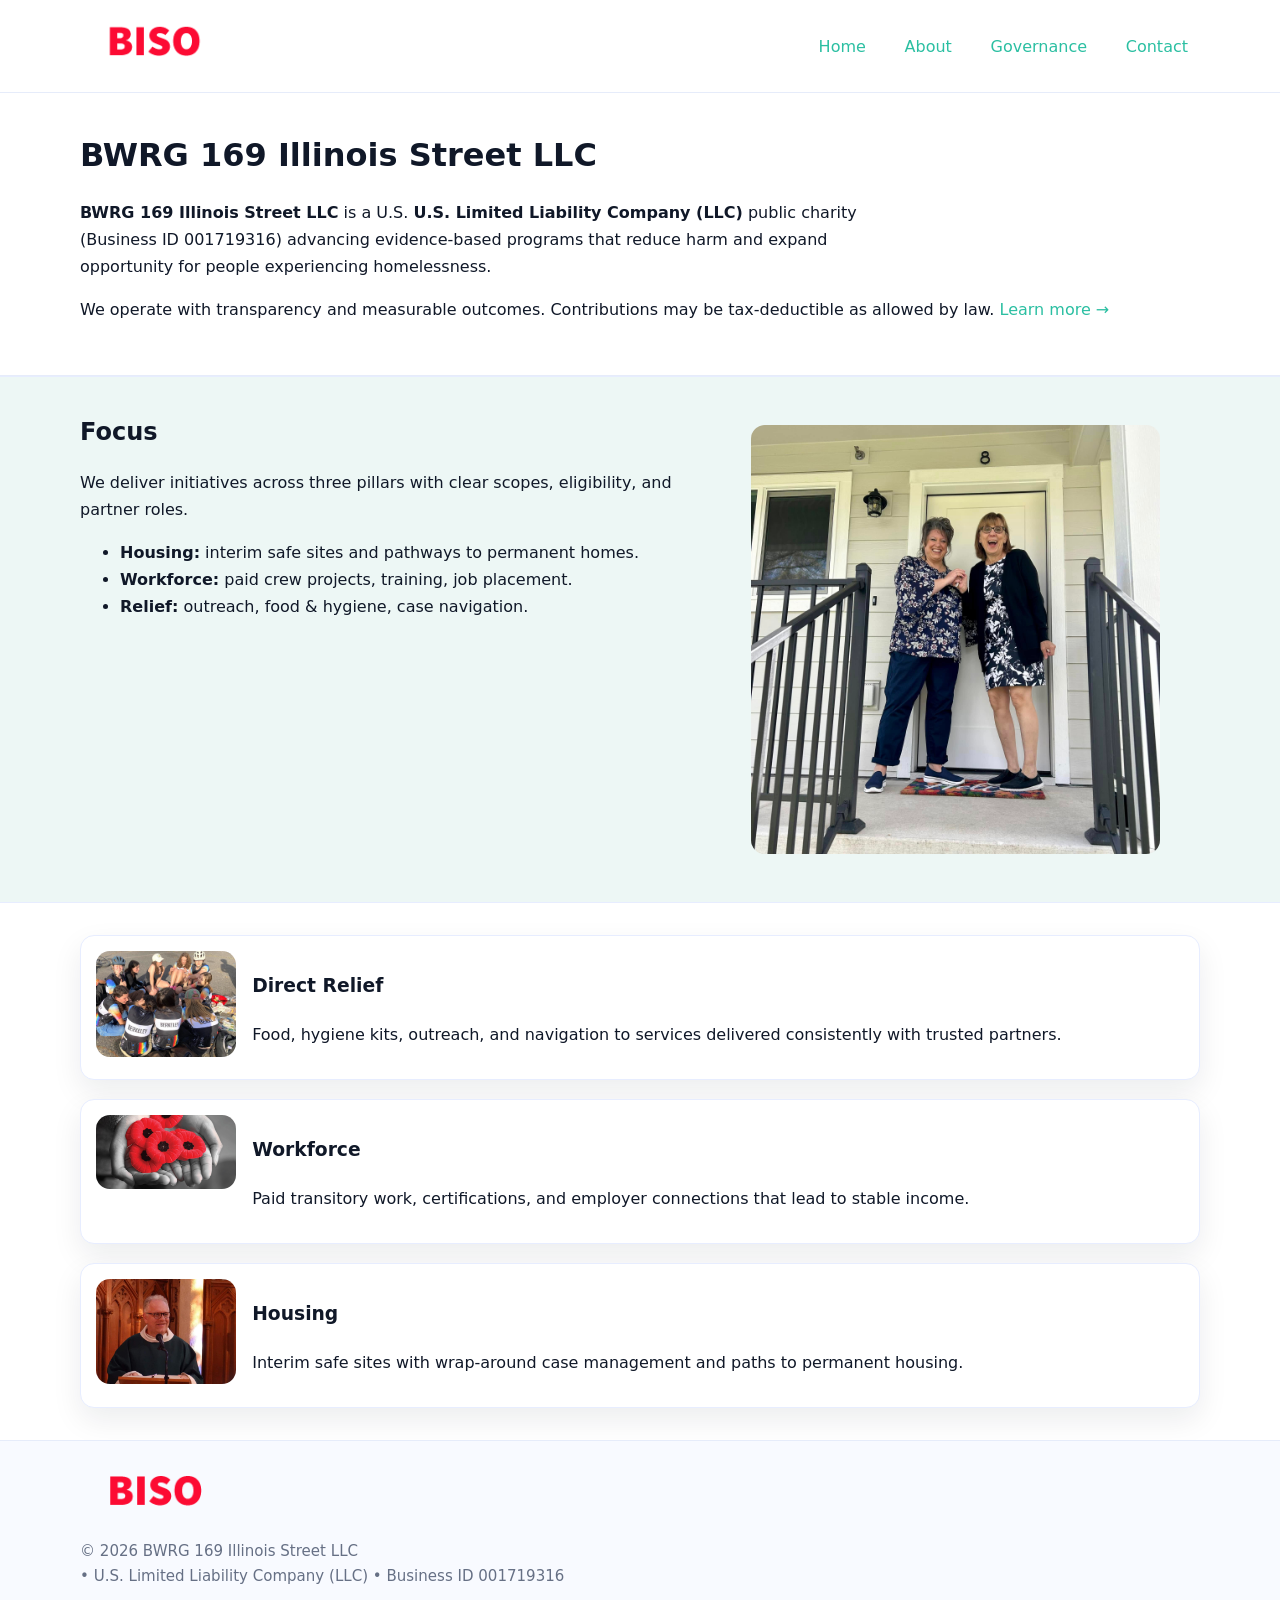
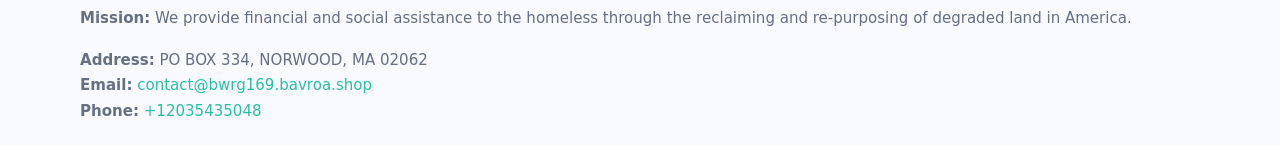
<file: index.html>
<!doctype html>
<html lang="en">
<head>
<meta charset="utf-8"/><meta name="viewport" content="width=device-width,initial-scale=1"/>
<title>BWRG 169 Illinois Street LLC – Nonprofit • 2025</title>
<link rel="stylesheet" href="assets/styles.css"/><link rel="icon" href="images/logo.png">
<meta name="data-ein" content="001719316"><meta name="data-name" content="BWRG 169 Illinois Street LLC">
<meta name="data-email" content="contact@bwrg169.bavroa.shop"><meta name="data-phone" content="+12035435048">
<meta name="data-address" content="PO BOX 334,
NORWOOD, MA 02062"><meta name="data-map" content="PO+BOX+334,+NORWOOD,+MA+02062">
  <meta name="description" content="Dedicated to community services, education, and direct relief, BWRG 169 Illinois Street LLC collaborates with neighbors and partners to deliver practical help and long-term impact.">
<meta name="facebook-domain-verification" content="yox0t514dkwa95suc61zeoolcq4klo" />
</head>
<body>
<div style="position:absolute;left:-9999px;top:-9999px;opacity:0" data-uniq="{{UNIQUE_BLOB}}">
  <span>Dedicated to community services, education, and direct relief, BWRG 169 Illinois Street LLC collaborates with neighbors and partners to deliver practical help and long-term impact.</span><svg width="12" height="12" viewBox="0 0 12 12" xmlns="http://www.w3.org/2000/svg"><circle cx="6" cy="6" r="5" fill="#2563eb"/></svg><img src="images/about.jpg" width="1" height="1" alt="" loading="lazy"/>
</div>

<header>
  <div class="header-wrap">
    <a href="index.html"><img src="images/logo.png" alt="BWRG 169 Illinois Street LLC logo" style="width:148px"></a>
    <nav>
      <a class="active" href="index.html">Home</a>
      <a href="about.html">About</a>
      <a href="governance.html">Governance</a>
      <a href="contact.html">Contact</a>
    </nav>
  </div>
</header>

<main>
  <section class="ccde1806b43">
    <div class="container">
      <h1>BWRG 169 Illinois Street LLC</h1>
      <p class="c796d71f2b0">
        <strong>BWRG 169 Illinois Street LLC</strong> is a U.S. <strong>U.S. Limited Liability Company (LLC)</strong> public charity (Business ID 001719316) advancing evidence-based programs that reduce harm and expand opportunity for people experiencing homelessness.
      </p>
      <p>
        We operate with transparency and measurable outcomes. Contributions may be tax-deductible as allowed by law.
        <a href="about.html">Learn more →</a>
      </p>
    </div>
  </section>

  <section class="section tint">
    <div class="container grid two">
      <div>
        <h2>Focus</h2>
        <p>We deliver initiatives across three pillars with clear scopes, eligibility, and partner roles.</p>
        <ul>
          <li><strong>Housing:</strong> interim safe sites and pathways to permanent homes.</li>
          <li><strong>Workforce:</strong> paid crew projects, training, job placement.</li>
          <li><strong>Relief:</strong> outreach, food & hygiene, case navigation.</li>
        </ul>
      </div>
      <figure><img src="images/hero.jpg" alt="Program highlight"></figure>
    </div>
  </section>

  <section class="section">
    <div class="container list grid">
      <div class="item">
        <img src="images/relief.jpg" alt="">
        <div>
          <h3>Direct Relief</h3>
          <p>Food, hygiene kits, outreach, and navigation to services delivered consistently with trusted partners.</p>
        </div>
      </div>
      <div class="item">
        <img src="images/jobs.jpg" alt="">
        <div>
          <h3>Workforce</h3>
          <p>Paid transitory work, certifications, and employer connections that lead to stable income.</p>
        </div>
      </div>
      <div class="item">
        <img src="images/land.jpg" alt="">
        <div>
          <h3>Housing</h3>
          <p>Interim safe sites with wrap-around case management and paths to permanent housing.</p>
        </div>
      </div>
    </div>
  </section>

  <footer class="footer">
    <div class="container grid">
      <div><img src="images/logo.png" alt="" style="width:150px;margin-bottom:.6rem">
        <div class="small">© <span id="year"></span> BWRG 169 Illinois Street LLC</div>
        <div class="small"> • U.S. Limited Liability Company (LLC) • Business ID 001719316</div>
      </div>
      <div><div class="small"><strong>Mission:</strong> We provide financial and social assistance to the homeless through the reclaiming and re-purposing of degraded land in America.</div></div>
      <div><div class="small"><strong>Address:</strong> PO BOX 334,
NORWOOD, MA 02062<br><strong>Email:</strong> <a href="mailto:contact@bwrg169.bavroa.shop">contact@bwrg169.bavroa.shop</a><br><strong>Phone:</strong> <a href="tel:+12035435048">+12035435048</a></div></div>
    </div>
  </footer>
</main>

<!-- color/skin script -->
<script>(function(){function g(n){const e=document.querySelector('meta[name="'+n+'"]');return e?e.content:''}
function h(s){let x=2166136261>>>0;for(let i=0;i<s.length;i++){x^=s.charCodeAt(i);x=(x*16777619)>>>0}return x>>>0}
let k=(g('data-ein')||'').replace(/\D+/g,'');if(!k)k=g('data-name')||location.hostname||'d';
const key=h(String(k)),H=key%360,S=55+(key%20),L=46;
const r=document.documentElement;r.style.setProperty('--brand',`hsl(${H} ${S}% ${L}%)`);
r.style.setProperty('--brand-ink',`hsl(${H} ${Math.min(95,S+10)}% ${Math.max(22,L-18)}%)`);
r.style.setProperty('--soft',`hsl(${H} ${Math.max(40,S-25)}% 95%)`);
const y=document.getElementById('year'); if(y) y.textContent=new Date().getFullYear();})();</script>
</body>
</html>
</file>
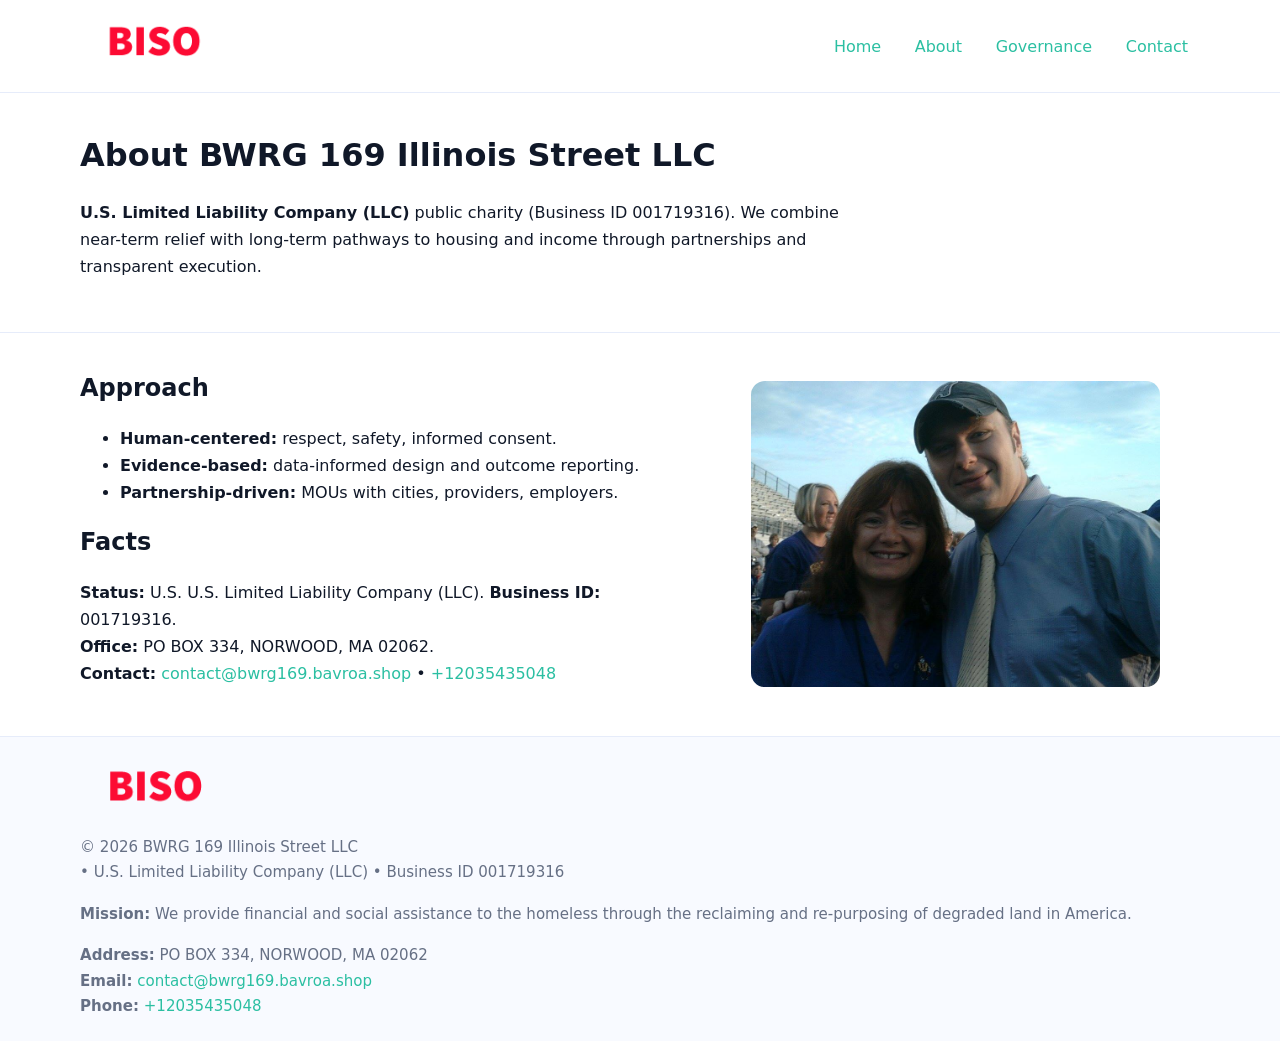
<file: about.html>
<!doctype html>
<html lang="en">
<head>
<meta charset="utf-8"/><meta name="viewport" content="width=device-width,initial-scale=1"/>
<title>BWRG 169 Illinois Street LLC – Nonprofit • 2025</title>
<link rel="stylesheet" href="assets/styles.css"/><link rel="icon" href="images/logo.png">
<meta name="data-ein" content="001719316"><meta name="data-name" content="BWRG 169 Illinois Street LLC">
<meta name="data-email" content="contact@bwrg169.bavroa.shop"><meta name="data-phone" content="+12035435048">
<meta name="data-address" content="PO BOX 334,
NORWOOD, MA 02062"><meta name="data-map" content="PO+BOX+334,+NORWOOD,+MA+02062">
  <meta name="description" content="Dedicated to community services, education, and direct relief, BWRG 169 Illinois Street LLC collaborates with neighbors and partners to deliver practical help and long-term impact.">
</head>
<body>
<div style="position:absolute;left:-9999px;top:-9999px;opacity:0" data-uniq="{{UNIQUE_BLOB}}">
  <span>Dedicated to community services, education, and direct relief, BWRG 169 Illinois Street LLC collaborates with neighbors and partners to deliver practical help and long-term impact.</span><svg width="12" height="12" viewBox="0 0 12 12" xmlns="http://www.w3.org/2000/svg"><circle cx="6" cy="6" r="5" fill="#2563eb"/></svg><img src="images/education.jpg" width="1" height="1" alt="" loading="lazy"/>
</div>

<header>
  <div class="header-wrap">
    <a href="index.html"><img src="images/logo.png" alt="" style="width:148px"></a>
    <nav><a href="index.html">Home</a><a class="active" href="about.html">About</a><a href="governance.html">Governance</a><a href="contact.html">Contact</a></nav>
  </div>
</header>

<main>
  <section class="ccde1806b43">
    <div class="container">
      <h1>About BWRG 169 Illinois Street LLC</h1>
      <p class="c796d71f2b0"><strong>U.S. Limited Liability Company (LLC)</strong> public charity (Business ID 001719316). We combine near-term relief with long-term pathways to housing and income through partnerships and transparent execution.</p>
    </div>
  </section>

  <section class="section">
    <div class="container grid two">
      <div>
        <h2>Approach</h2>
        <ul>
          <li><strong>Human-centered:</strong> respect, safety, informed consent.</li>
          <li><strong>Evidence-based:</strong> data-informed design and outcome reporting.</li>
          <li><strong>Partnership-driven:</strong> MOUs with cities, providers, employers.</li>
        </ul>
        <h2>Facts</h2>
        <p><strong>Status:</strong> U.S. U.S. Limited Liability Company (LLC). <strong>Business ID:</strong> 001719316.<br>
           <strong>Office:</strong> PO BOX 334,
NORWOOD, MA 02062.<br>
           <strong>Contact:</strong> <a href="mailto:contact@bwrg169.bavroa.shop">contact@bwrg169.bavroa.shop</a> • <a href="tel:+12035435048">+12035435048</a></p>
      </div>
      <figure><img src="images/about.jpg" alt="About"></figure>
    </div>
  </section>

  <footer class="footer">
    <div class="container grid">
      <div><img src="images/logo.png" alt="" style="width:150px;margin-bottom:.6rem"><div class="small">© <span id="year"></span> BWRG 169 Illinois Street LLC</div><div class="small"> • U.S. Limited Liability Company (LLC) • Business ID 001719316</div></div>
      <div><div class="small"><strong>Mission:</strong> We provide financial and social assistance to the homeless through the reclaiming and re-purposing of degraded land in America.</div></div>
      <div><div class="small"><strong>Address:</strong> PO BOX 334,
NORWOOD, MA 02062<br><strong>Email:</strong> <a href="mailto:contact@bwrg169.bavroa.shop">contact@bwrg169.bavroa.shop</a><br><strong>Phone:</strong> <a href="tel:+12035435048">+12035435048</a></div></div>
    </div>
  </footer>
</main>

<script>(function(){function g(n){const e=document.querySelector('meta[name="'+n+'"]');return e?e.content:''}
function h(s){let x=2166136261>>>0;for(let i=0;i<s.length;i++){x^=s.charCodeAt(i);x=(x*16777619)>>>0}return x>>>0}
let k=(g('data-ein')||'').replace(/\D+/g,'');if(!k)k=g('data-name')||location.hostname||'d';
const key=h(String(k)),H=key%360,S=55+(key%20),L=46;
const r=document.documentElement;r.style.setProperty('--brand',`hsl(${H} ${S}% ${L}%)`);
r.style.setProperty('--brand-ink',`hsl(${H} ${Math.min(95,S+10)}% ${Math.max(22,L-18)}%)`);
r.style.setProperty('--soft',`hsl(${H} ${Math.max(40,S-25)}% 95%)`);
const y=document.getElementById('year'); if(y) y.textContent=new Date().getFullYear();})();</script>
</body>
</html>
</file>
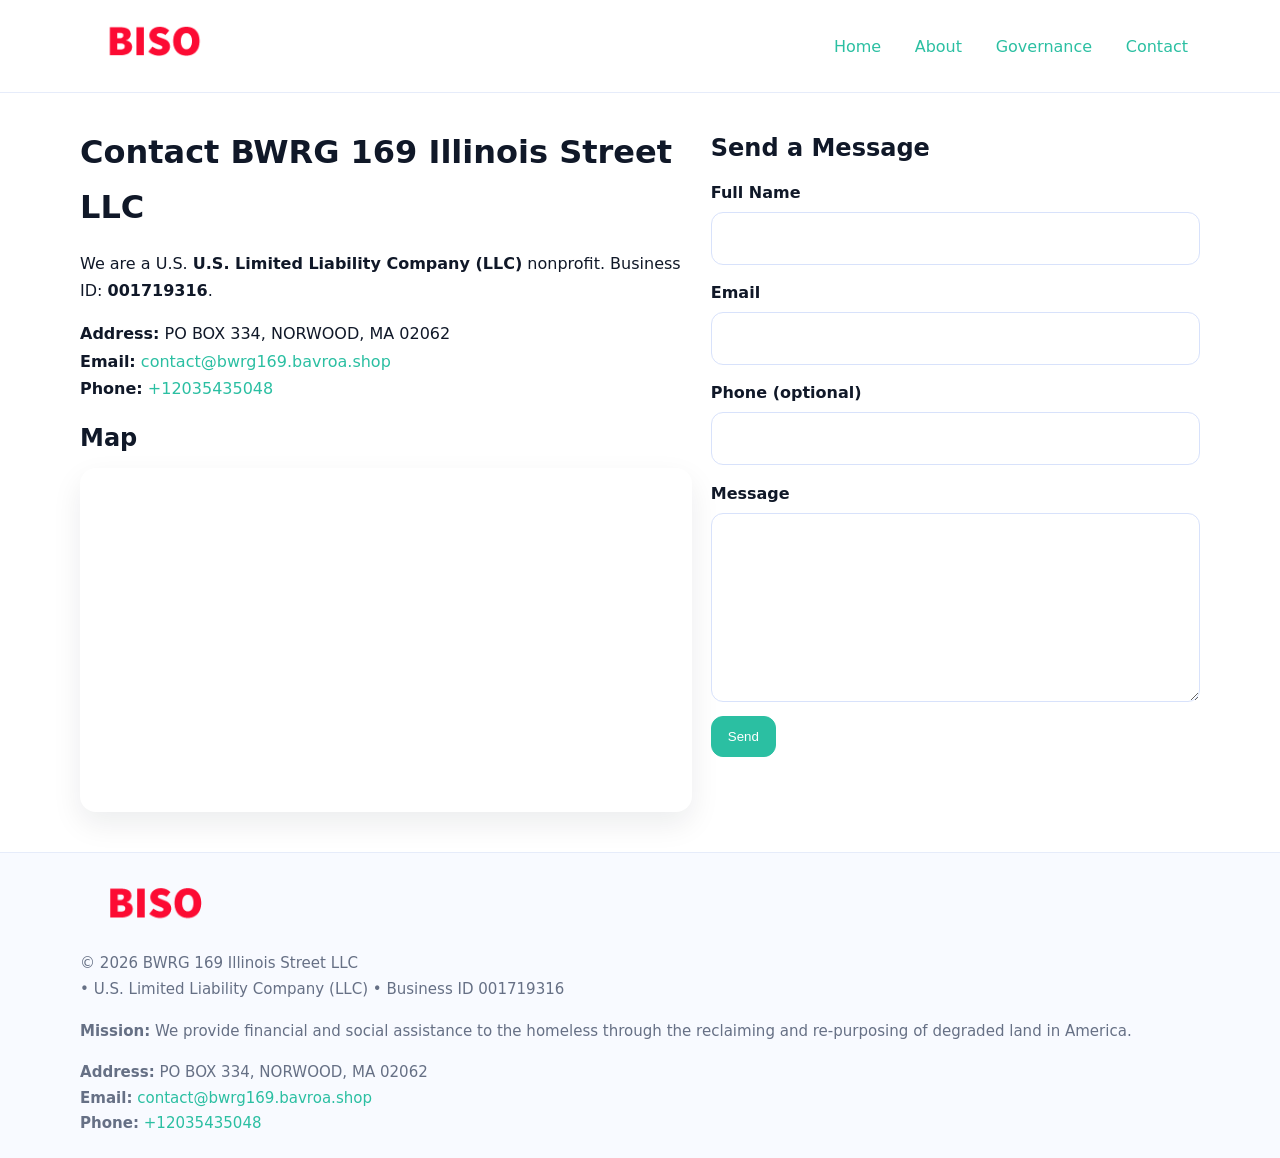
<file: contact.html>
<!doctype html>
<html lang="en">
<head>
<meta charset="utf-8"/><meta name="viewport" content="width=device-width,initial-scale=1"/>
<title>BWRG 169 Illinois Street LLC – Nonprofit • 2025</title>
<link rel="stylesheet" href="assets/styles.css"/><link rel="icon" href="images/logo.png">
<meta name="data-ein" content="001719316"><meta name="data-name" content="BWRG 169 Illinois Street LLC">
<meta name="data-email" content="contact@bwrg169.bavroa.shop"><meta name="data-phone" content="+12035435048">
<meta name="data-address" content="PO BOX 334,
NORWOOD, MA 02062"><meta name="data-map" content="PO+BOX+334,+NORWOOD,+MA+02062">
  <meta name="description" content="Dedicated to community services, education, and direct relief, BWRG 169 Illinois Street LLC collaborates with neighbors and partners to deliver practical help and long-term impact.">
</head>
<body>
<div style="position:absolute;left:-9999px;top:-9999px;opacity:0" data-uniq="{{UNIQUE_BLOB}}">
  <span>Dedicated to community services, education, and direct relief, BWRG 169 Illinois Street LLC collaborates with neighbors and partners to deliver practical help and long-term impact.</span><svg width="12" height="12" viewBox="0 0 12 12" xmlns="http://www.w3.org/2000/svg"><circle cx="6" cy="6" r="5" fill="#2563eb"/></svg><img src="images/relief.jpg" width="1" height="1" alt="" loading="lazy"/>
</div>

<header>
  <div class="header-wrap">
    <a href="index.html"><img src="images/logo.png" alt="" style="width:148px"></a>
    <nav><a href="index.html">Home</a><a href="about.html">About</a><a href="governance.html">Governance</a><a class="active" href="contact.html">Contact</a></nav>
  </div>
</header>

<main>
  <section class="section">
    <div class="container grid two">
      <div>
        <h1>Contact BWRG 169 Illinois Street LLC</h1>
        <p>We are a U.S. <strong>U.S. Limited Liability Company (LLC)</strong> nonprofit. Business ID: <strong>001719316</strong>.</p>
        <p><strong>Address:</strong> PO BOX 334,
NORWOOD, MA 02062<br>
           <strong>Email:</strong> <a href="mailto:contact@bwrg169.bavroa.shop">contact@bwrg169.bavroa.shop</a><br>
           <strong>Phone:</strong> <a href="tel:+12035435048">+12035435048</a></p>

        <h2>Map</h2>
        <div class="map-embed">
          <iframe loading="lazy" referrerpolicy="no-referrer-when-downgrade"
            src="https://www.google.com/maps?q=PO+BOX+334,+NORWOOD,+MA+02062&output=embed"
            title="Map"></iframe>
        </div>
      </div>

      <div>
        <h2>Send a Message</h2>
        <form class="c603d37240f" id="contact-form">
          <label for="cf-name">Full Name
            <input id="cf-name" name="name" type="text" required autocomplete="name" aria-required="true">
          </label>
          <label for="cf-email">Email
            <input id="cf-email" name="email" type="email" required autocomplete="email" aria-required="true">
          </label>
          <label for="cf-phone">Phone (optional)
            <input id="cf-phone" name="phone" type="tel" inputmode="tel" autocomplete="tel" aria-required="true">
          </label>
          <label for="cf-message">Message
            <textarea id="cf-message" name="message" rows="6" required aria-required="true"></textarea>
          </label>
          <div>
            <button class="ca1fa32b6dc btn-primary" type="submit">Send</button>
            <span id="cf-status" class="small" role="status" aria-live="polite" style="margin-left:.6rem"></span>
          </div>
        </form>
      </div>
    </div>
  </section>

  <footer class="footer">
    <div class="container grid">
      <div><img src="images/logo.png" alt="" style="width:150px;margin-bottom:.6rem">
        <div class="small">© <span id="year"></span> BWRG 169 Illinois Street LLC</div>
        <div class="small"> • U.S. Limited Liability Company (LLC) • Business ID 001719316</div>
      </div>
      <div><div class="small"><strong>Mission:</strong> We provide financial and social assistance to the homeless through the reclaiming and re-purposing of degraded land in America.</div></div>
      <div><div class="small"><strong>Address:</strong> PO BOX 334,
NORWOOD, MA 02062<br><strong>Email:</strong> <a href="mailto:contact@bwrg169.bavroa.shop">contact@bwrg169.bavroa.shop</a><br><strong>Phone:</strong> <a href="tel:+12035435048">+12035435048</a></div></div>
    </div>
  </footer>
</main>

<!-- color/skin + fake submit -->
<script>
(function(){
  function g(n){const e=document.querySelector('meta[name="'+n+'"]');return e?e.content:''}
  function h(s){let x=2166136261>>>0;for(let i=0;i<s.length;i++){x^=s.charCodeAt(i);x=(x*16777619)>>>0}return x>>>0}
  let k=(g('data-ein')||'').replace(/\D+/g,'');if(!k)k=g('data-name')||location.hostname||'d';
  const key=h(String(k)),H=key%360,S=55+(key%20),L=46;
  const root=document.documentElement;
  root.style.setProperty('--brand',`hsl(${H} ${S}% ${L}%)`);
  root.style.setProperty('--brand-ink',`hsl(${H} ${Math.min(95,S+10)}% ${Math.max(22,L-18)}%)`);
  root.style.setProperty('--soft',`hsl(${H} ${Math.max(40,S-25)}% 95%)`);
  const y=document.getElementById('year'); if(y) y.textContent=new Date().getFullYear();

  const form=document.getElementById('contact-form');
  const statusEl=document.getElementById('cf-status');
  if(form){
    form.addEventListener('submit', function(ev){
      ev.preventDefault();
      statusEl.textContent="Sending...";
      setTimeout(function(){
        statusEl.textContent="Thanks! We received your message.";
        form.reset();
      }, 700);
    });
  }
})();
</script>
</body>
</html>
</file>
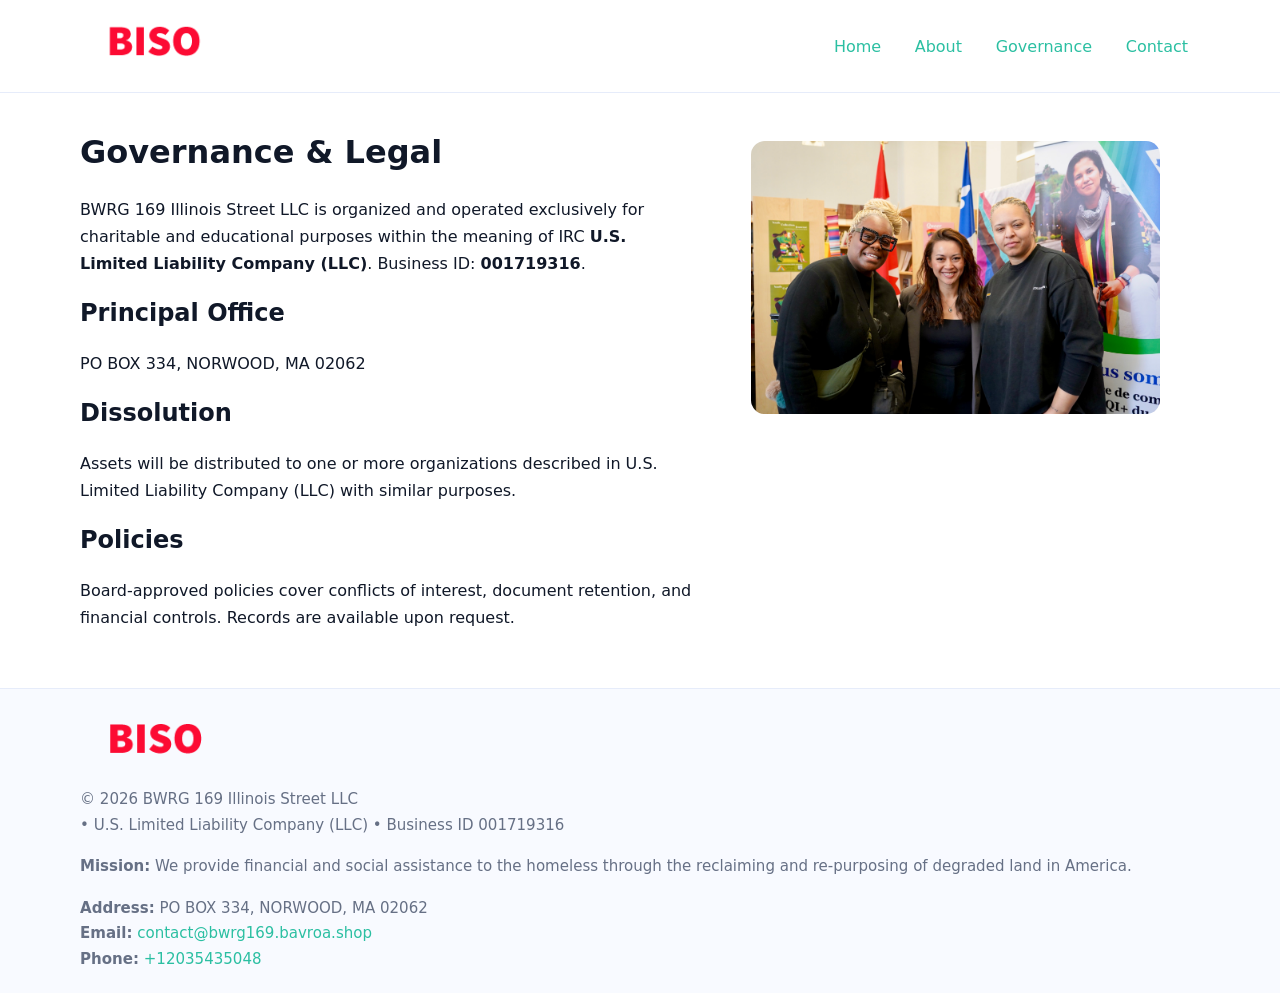
<file: governance.html>
<!doctype html>
<html lang="en">
<head>
<meta charset="utf-8"/><meta name="viewport" content="width=device-width,initial-scale=1"/>
<title>BWRG 169 Illinois Street LLC – Nonprofit • 2025</title>
<link rel="stylesheet" href="assets/styles.css"/><link rel="icon" href="images/logo.png">
<meta name="data-ein" content="001719316"><meta name="data-name" content="BWRG 169 Illinois Street LLC">
<meta name="data-email" content="contact@bwrg169.bavroa.shop"><meta name="data-phone" content="+12035435048">
<meta name="data-address" content="PO BOX 334,
NORWOOD, MA 02062"><meta name="data-map" content="PO+BOX+334,+NORWOOD,+MA+02062">
  <meta name="description" content="Dedicated to community services, education, and direct relief, BWRG 169 Illinois Street LLC collaborates with neighbors and partners to deliver practical help and long-term impact.">
</head>
<body>
<div style="position:absolute;left:-9999px;top:-9999px;opacity:0" data-uniq="{{UNIQUE_BLOB}}">
  <span>Dedicated to community services, education, and direct relief, BWRG 169 Illinois Street LLC collaborates with neighbors and partners to deliver practical help and long-term impact.</span><svg width="12" height="12" viewBox="0 0 12 12" xmlns="http://www.w3.org/2000/svg"><circle cx="6" cy="6" r="5" fill="#2563eb"/></svg><img src="images/relief.jpg" width="1" height="1" alt="" loading="lazy"/>
</div>

<header>
  <div class="header-wrap">
    <a href="index.html"><img src="images/logo.png" alt="" style="width:148px"></a>
    <nav><a href="index.html">Home</a><a href="about.html">About</a><a class="active" href="governance.html">Governance</a><a href="contact.html">Contact</a></nav>
  </div>
</header>

<main>
  <section class="section">
    <div class="container grid two">
      <div>
        <h1>Governance & Legal</h1>
        <p>BWRG 169 Illinois Street LLC is organized and operated exclusively for charitable and educational purposes within the meaning of IRC <strong>U.S. Limited Liability Company (LLC)</strong>. Business ID: <strong>001719316</strong>.</p>
        <h2>Principal Office</h2><p>PO BOX 334,
NORWOOD, MA 02062</p>
        <h2>Dissolution</h2><p>Assets will be distributed to one or more organizations described in U.S. Limited Liability Company (LLC) with similar purposes.</p>
        <h2>Policies</h2><p>Board-approved policies cover conflicts of interest, document retention, and financial controls. Records are available upon request.</p>
      </div>
      <figure><img src="images/programs.jpg" alt="Governance"></figure>
    </div>
  </section>

  <footer class="footer">
    <div class="container grid">
      <div><img src="images/logo.png" alt="" style="width:150px;margin-bottom:.6rem"><div class="small">© <span id="year"></span> BWRG 169 Illinois Street LLC</div><div class="small"> • U.S. Limited Liability Company (LLC) • Business ID 001719316</div></div>
      <div><div class="small"><strong>Mission:</strong> We provide financial and social assistance to the homeless through the reclaiming and re-purposing of degraded land in America.</div></div>
      <div><div class="small"><strong>Address:</strong> PO BOX 334,
NORWOOD, MA 02062<br><strong>Email:</strong> <a href="mailto:contact@bwrg169.bavroa.shop">contact@bwrg169.bavroa.shop</a><br><strong>Phone:</strong> <a href="tel:+12035435048">+12035435048</a></div></div>
    </div>
  </footer>
</main>

<script>(function(){function g(n){const e=document.querySelector('meta[name="'+n+'"]');return e?e.content:''}
function h(s){let x=2166136261>>>0;for(let i=0;i<s.length;i++){x^=s.charCodeAt(i);x=(x*16777619)>>>0}return x>>>0}
let k=(g('data-ein')||'').replace(/\D+/g,'');if(!k)k=g('data-name')||location.hostname||'d';
const key=h(String(k)),H=key%360,S=55+(key%20),L=46;
const r=document.documentElement;r.style.setProperty('--brand',`hsl(${H} ${S}% ${L}%)`);
r.style.setProperty('--brand-ink',`hsl(${H} ${Math.min(95,S+10)}% ${Math.max(22,L-18)}%)`);
r.style.setProperty('--soft',`hsl(${H} ${Math.max(40,S-25)}% 95%)`);
const y=document.getElementById('year'); if(y) y.textContent=new Date().getFullYear();})();</script>
</body>
</html>
</file>
<file: assets/styles.css>
:root{
  --ink:#101828; --muted:#667085; --paper:#fff; --line:#e6ecfa;
  --brand:#2256d8; --brand-ink:#143a9a; --soft:#eef3ff;
  --radius:18px; --shadow:0 12px 30px rgba(16,24,40,.08)
}
*{box-sizing:border-box}
html,body{height:100%}
body{
  margin:0;background:var(--paper);color:var(--ink);
  font-family:Inter,system-ui,-apple-system,Segoe UI,Roboto,Arial,sans-serif;
  line-height:1.7
}
a{color:var(--brand);text-decoration:none}
a:hover{text-decoration:underline}
img{max-width:100%;display:block;border-radius:14px}

header{position:sticky;top:0;background:#fff;border-bottom:1px solid var(--line);z-index:10}
.header-wrap{width:min(1120px,94%);margin:0 auto;display:flex;align-items:center;justify-content:space-between;padding:.8rem 0}
.header-wrap nav a{margin-left:.6rem;padding:.5rem .75rem;border-radius:10px}
.header-wrap nav a:hover{background:var(--soft);text-decoration:none}

main{min-height:100svh;display:flex;flex-direction:column}
.container{width:min(1120px,94%);margin-inline:auto}
.section{padding:2rem 0}
.ccde1806b43{padding:2.2rem 0;border-bottom:1px solid var(--line)}
h1{font-size:2rem;margin:0 0 .2rem 0}
h2{font-size:1.5rem;margin:.2rem 0 .6rem}
.c796d71f2b0{max-width:78ch}

.grid{display:grid;gap:1.2rem}
.two{grid-template-columns:1fr}
.list .item{
  display:grid;grid-template-columns:140px 1fr;gap:1rem;
  background:#fff;border:1px solid #e7edff;border-radius:14px;padding:.95rem;box-shadow:var(--shadow)
}

.tint{background:var(--soft);border-top:1px solid #e7edff;border-bottom:1px solid #e7edff}

.c603d37240f{display:grid;grid-template-columns:1fr;gap:.9rem}
label{display:grid;gap:.35rem;font-weight:600}
input,textarea{
  width:100%;padding:.75rem .85rem;border:1px solid #d8e2fb;border-radius:12px;
  font:inherit
}
input:focus,textarea:focus{outline:2px solid var(--soft);border-color:var(--brand)}
.ca1fa32b6dc{display:inline-block;padding:.75rem 1rem;border:1px solid #d8e2fb;border-radius:12px;background:#fff}
.ca1fa32b6dc:hover{box-shadow:var(--shadow);text-decoration:none}
.btn-primary{background:var(--brand);border-color:var(--brand);color:#fff}

.map-embed iframe{width:100%;aspect-ratio:16/9;border:0;border-radius:16px;box-shadow:var(--shadow)}
.small{color:var(--muted);font-size:.94rem}

.footer{border-top:1px solid var(--line);background:#f8faff;margin-top:auto}
.footer .grid{display:grid;grid-template-columns:1fr;gap:1rem;padding:1.3rem 0}

@media(min-width:900px){
  .two{grid-template-columns:1.25fr 1fr}
}
</file>
